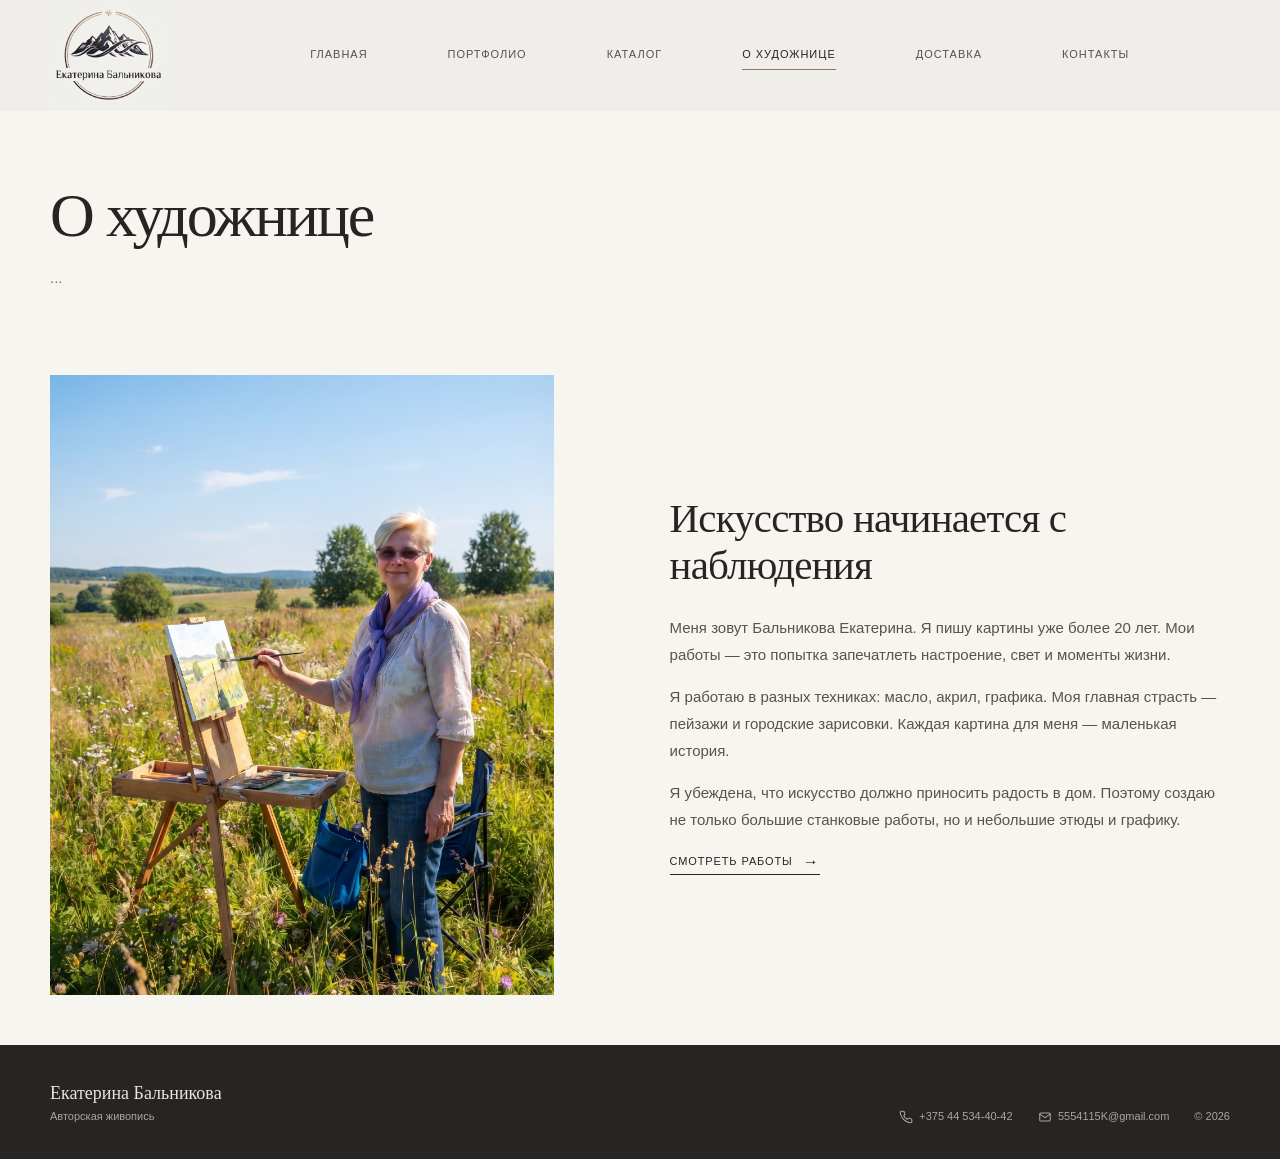
<file: about.html>
<!doctype html>
<html lang="ru">
  <head>
    <meta charset="UTF-8" />
    <meta name="viewport" content="width=device-width, initial-scale=1.0" />
    <title>О художнице | Екатерина Бальникова</title>
    <link rel="stylesheet" href="assets/css/style.css" />
  </head>
  <body>
    <header class="site-header">
      <div class="header-inner">
        <a class="brand" href="index.html">
          <img
            class="brand-logo"
            src="assets/img/Gemini_Generated.webp"
            alt="Екатерина Бальникова — художница"
            width="260"
            height="56"
          />
        </a>
        <button
          class="menu-toggle"
          type="button"
          aria-label="Открыть меню"
          aria-expanded="false"
        >
          <span></span><span></span>
        </button>
        <nav class="main-menu" id="main-menu">
          <a href="index.html">Главная</a
          ><a class="active" href="gallery.html">Портфолио</a
          ><a href="catalog.html">Каталог</a><a href="about.html">О художнице</a
          ><a href="delivery.html">Доставка</a
          ><a href="contacts.html">Контакты</a>
        </nav>
      </div>
    </header>

    <main>
      <section class="page-intro">
        <div class="container">
          <h1>О художнице</h1>
          <p class="intro-text">...</p>
        </div>
      </section>

      <section class="section about-page">
        <div class="container about-layout">
          <div class="about-photo reveal">
            <img src="assets/img/Katia/Katya.webp" alt="Фото художницы" />
          </div>
          <div class="about-copy reveal">
            <h2>Искусство начинается с наблюдения</h2>
            <p>
              Меня зовут Бальникова Екатерина. Я пишу картины уже более 20 лет.
              Мои работы — это попытка запечатлеть настроение, свет и моменты
              жизни.
            </p>
            <p>
              Я работаю в разных техниках: масло, акрил, графика. Моя главная
              страсть — пейзажи и городские зарисовки. Каждая картина для меня —
              маленькая история.
            </p>
            <p>
              Я убеждена, что искусство должно приносить радость в дом. Поэтому
              создаю не только большие станковые работы, но и небольшие этюды и
              графику.
            </p>
            <a class="text-link" href="catalog.html"
              >Смотреть работы <span>→</span></a
            >
          </div>
        </div>
      </section>
    </main>

    <footer class="site-footer">
      <div class="container footer-inner">
        <div>
          <div class="footer-name">Екатерина Бальникова</div>
          <div class="footer-note">Авторская живопись</div>
        </div>
        <div class="footer-contact">
          <a href="tel:+375445344042">
            <svg
              viewBox="0 0 24 24"
              width="14"
              height="14"
              fill="none"
              stroke="currentColor"
              stroke-width="1.8"
              stroke-linecap="round"
              stroke-linejoin="round"
              aria-hidden="true"
            >
              <path
                d="M22 16.92v3a2 2 0 0 1-2.18 2 19.79 19.79 0 0 1-8.63-3.07 19.5 19.5 0 0 1-6-6 19.79 19.79 0 0 1-3.07-8.67A2 2 0 0 1 4.11 2h3a2 2 0 0 1 2 1.72c.13.96.37 1.9.72 2.81a2 2 0 0 1-.45 2.11L8.09 9.91a16 16 0 0 0 6 6l1.27-1.27a2 2 0 0 1 2.11-.45c.91.35 1.85.59 2.81.72A2 2 0 0 1 22 16.92z"
              />
            </svg>
            +375 44 534-40-42
          </a>
          <a href="mailto:5554115K@gmail.com">
            <svg
              viewBox="0 0 24 24"
              width="14"
              height="14"
              fill="none"
              stroke="currentColor"
              stroke-width="1.8"
              stroke-linecap="round"
              stroke-linejoin="round"
              aria-hidden="true"
            >
              <rect x="3" y="5" width="18" height="14" rx="2" />
              <path d="M3 7l9 6 9-6" />
            </svg>
            5554115K@gmail.com
          </a>
          <span>© 2026</span>
        </div>
      </div>
    </footer>
    <script src="assets/js/script.js"></script>
  </body>
</html>
</file>
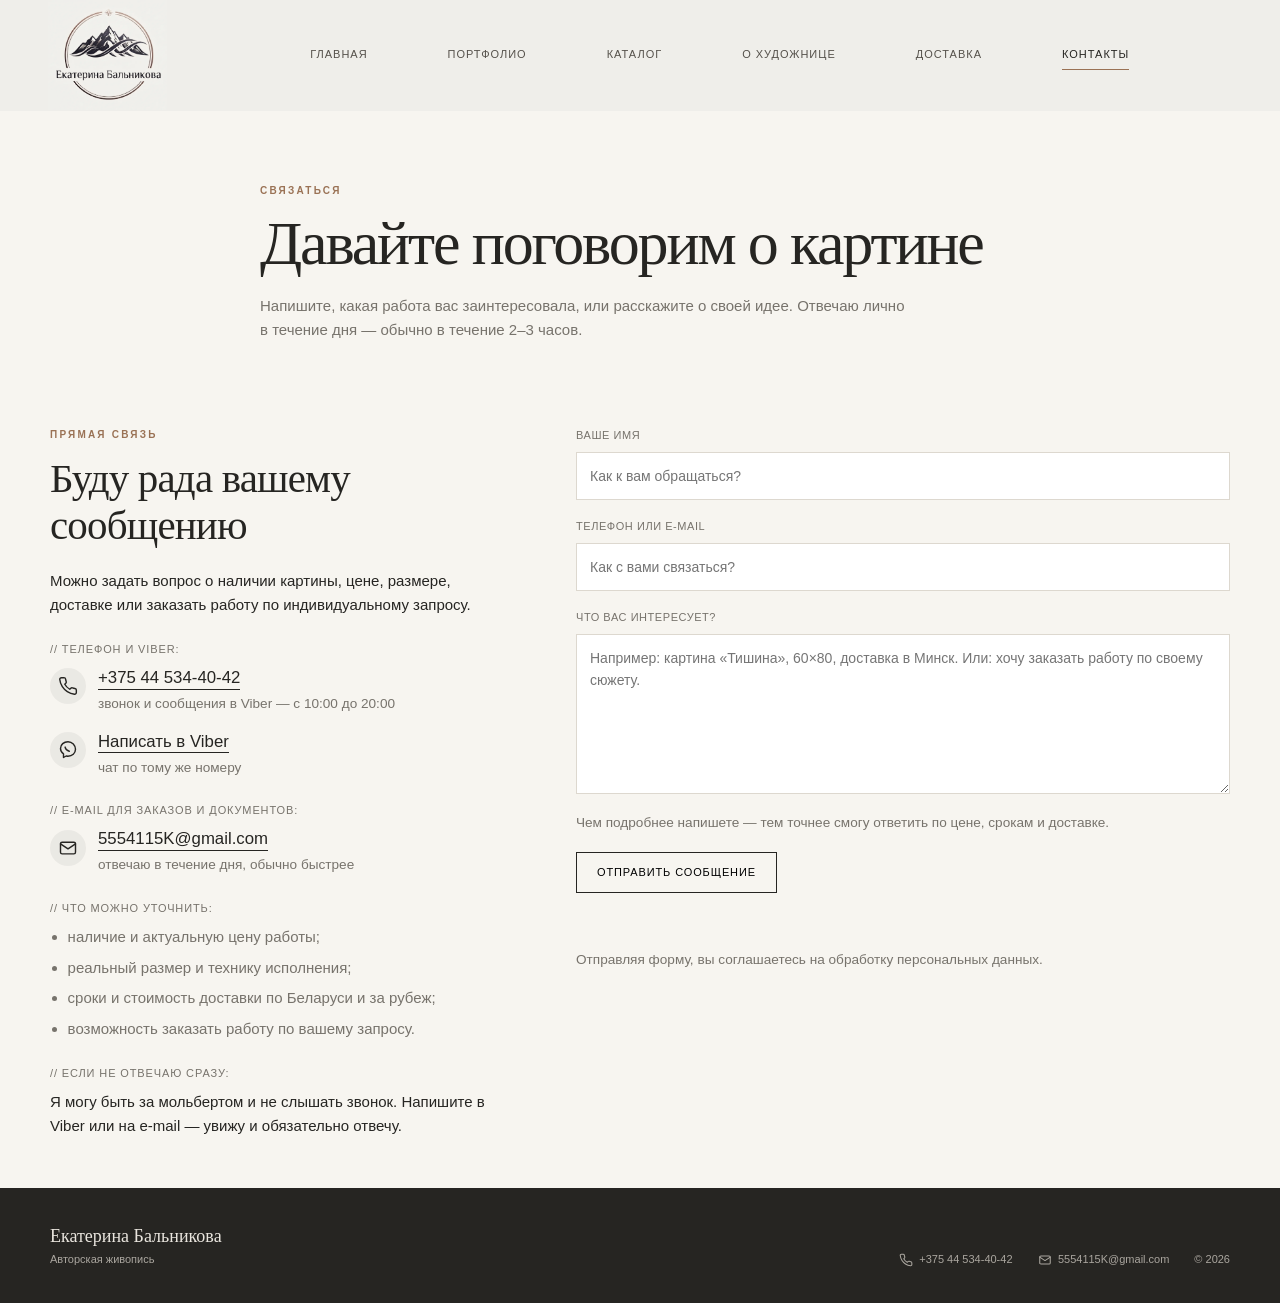
<file: contacts.html>
<!doctype html>
<html lang="ru">
  <head>
    <meta charset="UTF-8" />
    <meta name="viewport" content="width=device-width, initial-scale=1.0" />
    <title>Контакты | Екатерина Бальникова</title>
    <link rel="stylesheet" href="assets/css/style.css" />
  </head>
  <body>
    <header class="site-header">
      <div class="header-inner">
        <a class="brand" href="index.html">
          <img
            class="brand-logo"
            src="assets/img/Gemini_Generated.webp"
            alt="Екатерина Бальникова — художница"
            width="260"
            height="56"
          />
        </a>
        <button
          class="menu-toggle"
          type="button"
          aria-label="Открыть меню"
          aria-expanded="false"
        >
          <span></span><span></span>
        </button>
        <nav class="main-menu" id="main-menu">
          <a href="index.html">Главная</a
          ><a class="active" href="gallery.html">Портфолио</a
          ><a href="catalog.html">Каталог</a><a href="about.html">О художнице</a
          ><a href="delivery.html">Доставка</a
          ><a href="contacts.html">Контакты</a>
        </nav>
      </div>
    </header>

    <main>
      <section class="page-intro">
        <div class="container narrow">
          <p class="eyebrow">Связаться</p>
          <h1>Давайте поговорим о картине</h1>
          <p class="intro-text">
            Напишите, какая работа вас заинтересовала, или расскажите о своей
            идее. Отвечаю лично в течение дня — обычно в течение 2–3 часов.
          </p>
        </div>
      </section>

      <section class="section">
        <div class="container contact-layout">
          <div class="contact-details reveal">
            <p class="eyebrow">Прямая связь</p>
            <h2>Буду рада вашему сообщению</h2>
            <p>
              Можно задать вопрос о наличии картины, цене, размере, доставке или
              заказать работу по индивидуальному запросу.
            </p>

            <p class="contact-label">// Телефон и Viber:</p>

            <a class="contact-line" href="tel:+375445344042">
              <span class="contact-icon" aria-hidden="true">
                <svg
                  viewBox="0 0 24 24"
                  width="20"
                  height="20"
                  fill="none"
                  stroke="currentColor"
                  stroke-width="1.7"
                  stroke-linecap="round"
                  stroke-linejoin="round"
                >
                  <path
                    d="M22 16.92v3a2 2 0 0 1-2.18 2 19.79 19.79 0 0 1-8.63-3.07 19.5 19.5 0 0 1-6-6 19.79 19.79 0 0 1-3.07-8.67A2 2 0 0 1 4.11 2h3a2 2 0 0 1 2 1.72c.13.96.37 1.9.72 2.81a2 2 0 0 1-.45 2.11L8.09 9.91a16 16 0 0 0 6 6l1.27-1.27a2 2 0 0 1 2.11-.45c.91.35 1.85.59 2.81.72A2 2 0 0 1 22 16.92z"
                  />
                </svg>
              </span>
              <span class="contact-text">
                <span class="contact-value">+375 44 534-40-42</span>
                <span class="contact-hint"
                  >звонок и сообщения в Viber — с 10:00 до 20:00</span
                >
              </span>
            </a>

            <a class="contact-line" href="viber://chat?number=%2B375445344042">
              <span class="contact-icon" aria-hidden="true">
                <svg
                  viewBox="0 0 24 24"
                  width="20"
                  height="20"
                  fill="none"
                  stroke="currentColor"
                  stroke-width="1.7"
                  stroke-linecap="round"
                  stroke-linejoin="round"
                >
                  <path
                    d="M12 2C7 2 3 5.6 3 10.2c0 2.6 1.4 4.9 3.6 6.4V21l3.2-1.8c.7.1 1.4.2 2.2.2 5 0 9-3.6 9-8.2S17 2 12 2z"
                  />
                  <path d="M8.5 8.5c.6 2.6 2.4 4.4 5 5" />
                </svg>
              </span>
              <span class="contact-text">
                <span class="contact-value">Написать в Viber</span>
                <span class="contact-hint">чат по тому же номеру</span>
              </span>
            </a>

            <p class="contact-label">// E-mail для заказов и документов:</p>

            <a class="contact-line" href="mailto:5554115K@gmail.com">
              <span class="contact-icon" aria-hidden="true">
                <svg
                  viewBox="0 0 24 24"
                  width="20"
                  height="20"
                  fill="none"
                  stroke="currentColor"
                  stroke-width="1.7"
                  stroke-linecap="round"
                  stroke-linejoin="round"
                >
                  <rect x="3" y="5" width="18" height="14" rx="2" />
                  <path d="M3 7l9 6 9-6" />
                </svg>
              </span>
              <span class="contact-text">
                <span class="contact-value">5554115K@gmail.com</span>
                <span class="contact-hint"
                  >отвечаю в течение дня, обычно быстрее</span
                >
              </span>
            </a>

            <p class="contact-label">// Что можно уточнить:</p>
            <ul class="contact-list">
              <li>наличие и актуальную цену работы;</li>
              <li>реальный размер и технику исполнения;</li>
              <li>сроки и стоимость доставки по Беларуси и за рубеж;</li>
              <li>возможность заказать работу по вашему запросу.</li>
            </ul>

            <p class="contact-label">// Если не отвечаю сразу:</p>
            <p>
              Я могу быть за мольбертом и не слышать звонок. Напишите в Viber
              или на e-mail — увижу и обязательно отвечу.
            </p>
          </div>

          <form class="contact-form reveal" id="contact-form">
            <label>
              Ваше имя
              <input
                type="text"
                name="name"
                autocomplete="name"
                placeholder="Как к вам обращаться?"
                required
              />
            </label>

            <label>
              Телефон или e-mail
              <input
                type="text"
                name="contact"
                autocomplete="tel email"
                placeholder="Как с вами связаться?"
                required
              />
            </label>

            <label>
              Что вас интересует?
              <textarea
                name="message"
                rows="6"
                placeholder="Например: картина «Тишина», 60×80, доставка в Минск. Или: хочу заказать работу по своему сюжету."
                required
              ></textarea>
            </label>

            <p class="form-hint">
              Чем подробнее напишете — тем точнее смогу ответить по цене, срокам
              и доставке.
            </p>

            <button class="outline-link form-submit" type="submit">
              Отправить сообщение
            </button>

            <p class="form-note" id="form-note" aria-live="polite"></p>
            <p class="form-privacy">
              Отправляя форму, вы соглашаетесь на обработку персональных данных.
            </p>
          </form>
        </div>
      </section>
    </main>

    <footer class="site-footer">
      <div class="container footer-inner">
        <div>
          <div class="footer-name">Екатерина Бальникова</div>
          <div class="footer-note">Авторская живопись</div>
        </div>
        <div class="footer-contact">
          <a href="tel:+375445344042">
            <svg
              viewBox="0 0 24 24"
              width="14"
              height="14"
              fill="none"
              stroke="currentColor"
              stroke-width="1.8"
              stroke-linecap="round"
              stroke-linejoin="round"
              aria-hidden="true"
            >
              <path
                d="M22 16.92v3a2 2 0 0 1-2.18 2 19.79 19.79 0 0 1-8.63-3.07 19.5 19.5 0 0 1-6-6 19.79 19.79 0 0 1-3.07-8.67A2 2 0 0 1 4.11 2h3a2 2 0 0 1 2 1.72c.13.96.37 1.9.72 2.81a2 2 0 0 1-.45 2.11L8.09 9.91a16 16 0 0 0 6 6l1.27-1.27a2 2 0 0 1 2.11-.45c.91.35 1.85.59 2.81.72A2 2 0 0 1 22 16.92z"
              />
            </svg>
            +375 44 534-40-42
          </a>
          <a href="mailto:5554115K@gmail.com">
            <svg
              viewBox="0 0 24 24"
              width="14"
              height="14"
              fill="none"
              stroke="currentColor"
              stroke-width="1.8"
              stroke-linecap="round"
              stroke-linejoin="round"
              aria-hidden="true"
            >
              <rect x="3" y="5" width="18" height="14" rx="2" />
              <path d="M3 7l9 6 9-6" />
            </svg>
            5554115K@gmail.com
          </a>
          <span>© 2026</span>
        </div>
      </div>
    </footer>
    <script src="assets/js/script.js"></script>
  </body>
</html>
</file>
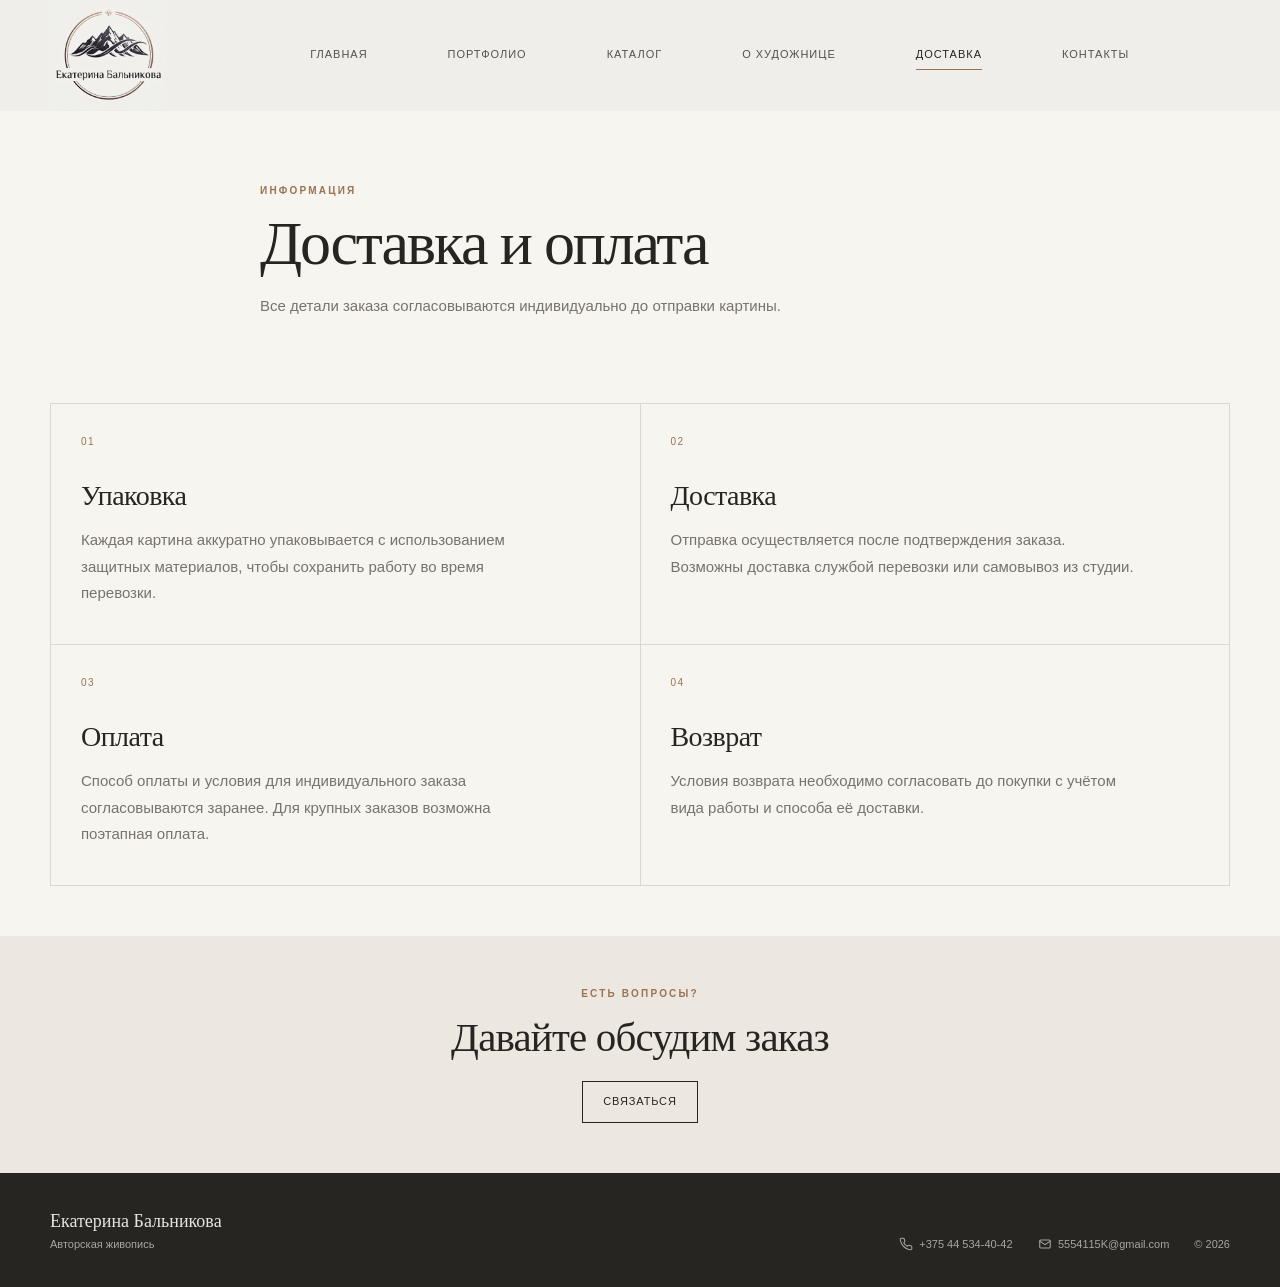
<file: delivery.html>
<!doctype html>
<html lang="ru">
  <head>
    <meta charset="UTF-8" />
    <meta name="viewport" content="width=device-width, initial-scale=1.0" />
    <title>Доставка | Екатерина Бальникова</title>
    <link rel="stylesheet" href="assets/css/style.css" />
  </head>
  <body>
    <header class="site-header">
      <div class="header-inner">
        <a class="brand" href="index.html">
          <img
            class="brand-logo"
            src="assets/img/Gemini_Generated.webp"
            alt="Екатерина Бальникова — художница"
            width="260"
            height="56"
          />
        </a>
        <button
          class="menu-toggle"
          type="button"
          aria-label="Открыть меню"
          aria-expanded="false"
        >
          <span></span><span></span>
        </button>
        <nav class="main-menu" id="main-menu">
          <a href="index.html">Главная</a
          ><a class="active" href="gallery.html">Портфолио</a
          ><a href="catalog.html">Каталог</a><a href="about.html">О художнице</a
          ><a href="delivery.html">Доставка</a
          ><a href="contacts.html">Контакты</a>
        </nav>
      </div>
    </header>

    <main>
      <section class="page-intro">
        <div class="container narrow">
          <p class="eyebrow">Информация</p>
          <h1>Доставка и оплата</h1>
          <p class="intro-text">
            Все детали заказа согласовываются индивидуально до отправки картины.
          </p>
        </div>
      </section>

      <section class="section">
        <div class="container info-grid">
          <article class="info-card reveal">
            <span class="info-number">01</span>
            <h2>Упаковка</h2>
            <p>
              Каждая картина аккуратно упаковывается с использованием защитных
              материалов, чтобы сохранить работу во время перевозки.
            </p>
          </article>
          <article class="info-card reveal">
            <span class="info-number">02</span>
            <h2>Доставка</h2>
            <p>
              Отправка осуществляется после подтверждения заказа. Возможны
              доставка службой перевозки или самовывоз из студии.
            </p>
          </article>
          <article class="info-card reveal">
            <span class="info-number">03</span>
            <h2>Оплата</h2>
            <p>
              Способ оплаты и условия для индивидуального заказа согласовываются
              заранее. Для крупных заказов возможна поэтапная оплата.
            </p>
          </article>
          <article class="info-card reveal">
            <span class="info-number">04</span>
            <h2>Возврат</h2>
            <p>
              Условия возврата необходимо согласовать до покупки с учётом вида
              работы и способа её доставки.
            </p>
          </article>
        </div>
      </section>

      <section class="section soft-section contact-section">
        <div class="container narrow">
          <p class="eyebrow">Есть вопросы?</p>
          <h2>Давайте обсудим заказ</h2>
          <a class="outline-link" href="contacts.html">Связаться</a>
        </div>
      </section>
    </main>

    <footer class="site-footer">
      <div class="container footer-inner">
        <div>
          <div class="footer-name">Екатерина Бальникова</div>
          <div class="footer-note">Авторская живопись</div>
        </div>
        <div class="footer-contact">
          <a href="tel:+375445344042">
            <svg
              viewBox="0 0 24 24"
              width="14"
              height="14"
              fill="none"
              stroke="currentColor"
              stroke-width="1.8"
              stroke-linecap="round"
              stroke-linejoin="round"
              aria-hidden="true"
            >
              <path
                d="M22 16.92v3a2 2 0 0 1-2.18 2 19.79 19.79 0 0 1-8.63-3.07 19.5 19.5 0 0 1-6-6 19.79 19.79 0 0 1-3.07-8.67A2 2 0 0 1 4.11 2h3a2 2 0 0 1 2 1.72c.13.96.37 1.9.72 2.81a2 2 0 0 1-.45 2.11L8.09 9.91a16 16 0 0 0 6 6l1.27-1.27a2 2 0 0 1 2.11-.45c.91.35 1.85.59 2.81.72A2 2 0 0 1 22 16.92z"
              />
            </svg>
            +375 44 534-40-42
          </a>
          <a href="mailto:5554115K@gmail.com">
            <svg
              viewBox="0 0 24 24"
              width="14"
              height="14"
              fill="none"
              stroke="currentColor"
              stroke-width="1.8"
              stroke-linecap="round"
              stroke-linejoin="round"
              aria-hidden="true"
            >
              <rect x="3" y="5" width="18" height="14" rx="2" />
              <path d="M3 7l9 6 9-6" />
            </svg>
            5554115K@gmail.com
          </a>
          <span>© 2026</span>
        </div>
      </div>
    </footer>
    <script src="assets/js/script.js"></script>
  </body>
</html>
</file>
<file: assets/css/style.css>
/* =========================================================
   САЙТ ХУДОЖНИЦЫ — ЕДИНЫЙ АДАПТИВНЫЙ СТИЛЬ
========================================================= */

:root {
  --paper: #f7f5f0;
  --soft: #ece8e0;
  --white: #fff;
  --ink: #262522;
  --muted: #77736c;
  --line: #ddd8cf;
  --accent: #9a7255;
  --max: 1180px;
  --serif: Georgia, "Times New Roman", serif;
  --sans: Arial, Helvetica, sans-serif;

  --header-bg: #efeeea;

  --hover-phone: #1a3a8f;
  --hover-viber: #665cac;
  --hover-mail: #b4552f;
}

*,
*::before,
*::after {
  margin: 0;
  padding: 0;
  box-sizing: border-box;
}

html {
  scroll-behavior: smooth;
}

body {
  background: var(--paper);
  color: var(--ink);
  font-family: var(--sans);
  line-height: 1.6;
  font-size: 15px;
  overflow-x: hidden;
}

body.no-scroll {
  overflow: hidden;
}

img {
  display: block;
  max-width: 100%;
}

a {
  color: inherit;
  text-decoration: none;
}

button,
input,
textarea {
  font: inherit;
}

.container {
  width: min(calc(100% - 48px), var(--max));
  margin: 0 auto;
}

.narrow {
  max-width: 760px;
}

/* ===== Header ===== */
.site-header {
  position: sticky;
  top: 0;
  z-index: 100;
  background: var(--header-bg);
  border-bottom: 1px solid transparent;
  transition: 0.25s ease;
}

.site-header.scrolled {
  background: var(--header-bg);
  border-color: var(--line);
  box-shadow: 0 1px 12px rgba(0, 0, 0, 0.04);
}

.header-inner {
  min-height: 110px;
  display: flex;
  align-items: center;
  gap: 40px;
  padding: 0 48px;
}

.brand {
  display: inline-flex;
  align-items: center;
  flex-shrink: 0;
  line-height: 0;
}

.brand-logo {
  display: block;
  height: 110px;
  width: auto;
  max-width: none;
  object-fit: contain;
}

.main-menu {
  display: flex;
  align-items: center;
  gap: 80px;
  margin: 0 auto;
}

.main-menu a {
  position: relative;
  padding: 6px 0;
  color: #55514b;
  font-size: 11px;
  letter-spacing: 0.09em;
  text-transform: uppercase;
  white-space: nowrap;
}

.main-menu a::after {
  content: "";
  position: absolute;
  left: 0;
  right: 100%;
  bottom: 0;
  height: 1px;
  background: var(--accent);
  transition: right 0.25s ease;
}

.main-menu a:hover::after,
.main-menu a.active::after {
  right: 0;
}

.main-menu a:hover,
.main-menu a.active {
  color: var(--ink);
}

.menu-toggle {
  display: none;
  border: 0;
  background: none;
  cursor: pointer;
  width: 38px;
  height: 38px;
  padding: 8px 3px;
}

.menu-toggle span {
  display: block;
  width: 27px;
  height: 1px;
  background: var(--ink);
  margin: 7px 0;
  transition:
    transform 0.3s ease,
    opacity 0.3s ease;
}

.menu-toggle.is-active span:nth-child(1) {
  transform: translateY(8px) rotate(45deg);
}
.menu-toggle.is-active span:nth-child(2) {
  opacity: 0;
}
.menu-toggle.is-active span:nth-child(3) {
  transform: translateY(-8px) rotate(-45deg);
}

/* Typography & Layout */
.section {
  padding: 50px 0;
}

.eyebrow {
  margin-bottom: 12px;
  color: var(--accent);
  font-size: 10px;
  font-weight: 700;
  letter-spacing: 0.22em;
  text-transform: uppercase;
}

h1,
h2,
h3 {
  font-weight: 400;
}

h1,
h2 {
  font-family: var(--serif);
}

h1 {
  font-size: clamp(36px, 5vw, 62px);
  line-height: 1.05;
  letter-spacing: -0.035em;
}

h2 {
  font-size: clamp(28px, 3.2vw, 42px);
  line-height: 1.15;
  letter-spacing: -0.02em;
}

.text-link {
  display: inline-flex;
  align-items: center;
  gap: 10px;
  padding-bottom: 4px;
  border-bottom: 1px solid var(--ink);
  font-size: 11px;
  letter-spacing: 0.08em;
  text-transform: uppercase;
  transition: 0.2s ease;
}

.text-link span {
  font-size: 16px;
  line-height: 1;
}

.text-link:hover {
  color: var(--accent);
  border-color: var(--accent);
  gap: 14px;
}

.text-link.light {
  color: #fff;
  border-color: #fff;
}

.text-link.light:hover {
  color: #fff;
  border-color: #e5d4c5;
}

.outline-link {
  display: inline-block;
  padding: 11px 20px;
  border: 1px solid var(--ink);
  background: transparent;
  font-size: 11px;
  letter-spacing: 0.08em;
  text-transform: uppercase;
  transition: 0.2s ease;
}

.outline-link:hover {
  background: var(--ink);
  color: var(--paper);
}

/* ===== Hero: полноэкранный слайдер ===== */
.hero-full {
  position: relative;
  height: min(88vh, 600px);
  min-height: 560px;
  overflow: hidden;
  background: #ece8e0;
}

.hero-slider {
  position: absolute;
  inset: 0;
}

.hero-slide {
  position: absolute;
  inset: 0;
  opacity: 0;
  transition: opacity 1.2s ease;
}

.hero-slide.is-active {
  opacity: 1;
}

.hero-slide img {
  width: 100%;
  height: 100%;
  object-fit: cover;
  object-position: center;
}

.hero-overlay {
  position: relative;
  z-index: 2;
  height: 100%;
  display: flex;
  flex-direction: column;
  justify-content: flex-end;
  align-items: flex-start;
  padding: 60px 64px;
  background: linear-gradient(
    180deg,
    rgba(20, 18, 15, 0.15) 0%,
    rgba(20, 18, 15, 0.55) 100%
  );
  color: #fff;
}

.hero-overlay .eyebrow {
  color: #e5d4c5;
}

.hero-overlay h1 {
  max-width: 720px;
  margin-bottom: 26px;
  font-family: var(--serif);
  font-size: clamp(40px, 5vw, 68px);
  line-height: 1.05;
  letter-spacing: -0.03em;
  color: #fff;
}

.hero-overlay .text-link.light {
  color: #fff;
  border-color: #fff;
}

.hero-overlay .text-link.light:hover {
  color: #fff;
  border-color: #e5d4c5;
}

/* Page Intro & Grids */
.page-intro {
  padding: 72px 0 35px;
}

.intro-text {
  max-width: 650px;
  margin-top: 18px;
  color: var(--muted);
}

.section-heading {
  display: flex;
  align-items: flex-end;
  justify-content: space-between;
  margin-bottom: 42px;
}

.art-grid,
.catalog-grid {
  display: grid;
  grid-template-columns: repeat(3, 1fr);
  gap: 34px;
}

.art-item,
.gallery-item,
.catalog-item {
  min-width: 0;
}

.art-image-button {
  position: relative;
  display: block;
  width: 100%;
  border: 0;
  padding: 0;
  background: none;
  cursor: zoom-in;
  overflow: hidden;
}

.art-image-button img {
  width: 100%;
  height: 390px;
  object-fit: cover;
  transition: transform 0.6s cubic-bezier(0.2, 0.65, 0.25, 1);
}

.art-image-button:hover img {
  transform: scale(1.025);
}

.view-label {
  position: absolute;
  right: 14px;
  bottom: 14px;
  padding: 6px 9px;
  background: rgba(255, 255, 255, 0.9);
  font-size: 9px;
  letter-spacing: 0.1em;
  text-transform: uppercase;
  opacity: 0;
  transform: translateY(5px);
  transition: 0.25s ease;
}

.art-image-button:hover .view-label,
.art-image-button:focus-visible .view-label {
  opacity: 1;
  transform: none;
}

.art-info,
.catalog-info {
  padding: 14px 2px 0;
}

.art-info h2,
.art-info h3,
.catalog-info h2 {
  font-family: var(--serif);
  font-size: 18px;
  line-height: 1.2;
}

.art-info p,
.catalog-info p {
  margin-top: 4px;
  color: var(--muted);
  font-size: 12px;
}

.mobile-link {
  display: none;
}

/* Gallery Specific */
.gallery-grid {
  display: grid;
  grid-template-columns: repeat(2, 1fr);
  gap: 56px 34px;
}

.gallery-item:nth-child(3) {
  grid-column: 1 / -1;
  max-width: 560px;
}

.gallery-item .art-image-button img {
  height: 500px;
  background: #eeeae2;
}

/* Catalog Specific */
.catalog-info p {
  margin: 5px 0 12px;
}

.catalog-info strong {
  display: block;
  margin-bottom: 16px;
  font-family: var(--serif);
  font-size: 21px;
  font-weight: 400;
}

/* About Section */
.about-section {
  background: var(--soft);
}

.about-layout {
  display: grid;
  grid-template-columns: minmax(280px, 0.9fr) minmax(320px, 1fr);
  gap: clamp(50px, 9vw, 120px);
  align-items: center;
}

.about-photo img {
  width: 100%;
  max-height: 620px;
  object-fit: cover;
}

.about-copy h2 {
  margin-bottom: 25px;
}

.about-copy p:not(.eyebrow) {
  margin-bottom: 15px;
  color: #57534d;
  line-height: 1.8;
}

/* Info & Delivery Grid */
.info-grid {
  display: grid;
  grid-template-columns: repeat(2, 1fr);
  gap: 1px;
  background: var(--line);
  border: 1px solid var(--line);
}

.info-card {
  min-height: 240px;
  padding: 30px;
  background: var(--paper);
}

.info-number {
  display: block;
  margin-bottom: 30px;
  color: var(--accent);
  font-size: 10px;
  letter-spacing: 0.15em;
}

.info-card h2 {
  margin-bottom: 15px;
  font-size: 28px;
}

.info-card p {
  max-width: 470px;
  color: var(--muted);
  line-height: 1.75;
}

.soft-section {
  background: var(--soft);
}

/* Contacts Layout */
.contact-section {
  text-align: center;
}

.contact-layout {
  display: grid;
  grid-template-columns: 0.8fr 1.2fr;
  gap: 90px;
  align-items: start;
  text-align: left;
}

.contact-details h2 {
  margin-bottom: 20px;
}

.contact-label {
  margin: 1.5rem 0 0.5rem;
  color: var(--muted);
  font-size: 11px;
  letter-spacing: 0.08em;
  text-transform: uppercase;
}

.contact-line {
  display: flex;
  align-items: flex-start;
  gap: 0.75rem;
  margin: 0 0 1rem;
  color: inherit;
  text-decoration: none;
  transition:
    color 0.2s ease,
    transform 0.2s ease;
}

.contact-line:hover {
  transform: translateX(3px);
}

.contact-icon {
  flex: 0 0 auto;
  display: inline-flex;
  align-items: center;
  justify-content: center;
  width: 2.25rem;
  height: 2.25rem;
  border-radius: 50%;
  background: rgba(0, 0, 0, 0.05);
  margin-top: 0.1rem;
}

.contact-text {
  display: flex;
  flex-direction: column;
}

.contact-value {
  font-size: 1.05rem;
  line-height: 1.3;
  border-bottom: 1px solid currentColor;
  align-self: flex-start;
}

.contact-hint {
  margin-top: 0.2rem;
  font-size: 0.85rem;
  color: var(--muted);
}

.contact-line[href^="tel:"]:hover {
  color: var(--hover-phone);
}
.contact-line[href^="tel:"]:hover .contact-icon {
  background: var(--hover-phone);
  color: #fff;
}

.contact-line[href^="viber:"]:hover {
  color: var(--hover-viber);
}
.contact-line[href^="viber:"]:hover .contact-icon {
  background: var(--hover-viber);
  color: #fff;
}

.contact-line[href^="mailto:"]:hover {
  color: var(--hover-mail);
}
.contact-line[href^="mailto:"]:hover .contact-icon {
  background: var(--hover-mail);
  color: #fff;
}

.contact-list {
  margin: 0.25rem 0 1.25rem;
  padding-left: 1.1rem;
  color: var(--muted);
}

.contact-list li {
  margin-bottom: 0.4rem;
}

.contact-form {
  display: flex;
  flex-direction: column;
  gap: 18px;
}

.contact-form label {
  display: flex;
  flex-direction: column;
  gap: 7px;
  color: var(--muted);
  font-size: 11px;
  letter-spacing: 0.05em;
  text-transform: uppercase;
}

.contact-form input,
.contact-form textarea {
  width: 100%;
  border: 1px solid var(--line);
  outline: none;
  padding: 12px 13px;
  background: #fff;
  color: var(--ink);
  font-size: 14px;
  text-transform: none;
}

.contact-form input:focus,
.contact-form textarea:focus {
  border-color: var(--accent);
}

.form-submit {
  align-self: flex-start;
  cursor: pointer;
}

/* Отступ у кнопки «Связаться» в блоке "Есть вопросы?" */
.contact-section .outline-link {
  margin-top: 20px;
}

.form-note {
  min-height: 20px;
  color: var(--accent);
  font-size: 12px;
}

.form-hint,
.form-privacy {
  font-size: 0.85rem;
  color: var(--muted);
}

/* Footer */
.site-footer {
  padding: 34px 0;
  background: #262522;
  color: #e9e5de;
}

.footer-inner {
  display: flex;
  justify-content: space-between;
  align-items: flex-end;
  gap: 30px;
}

.footer-name {
  font-family: var(--serif);
  font-size: 18px;
}

.footer-note,
.footer-contact {
  color: #aaa69f;
  font-size: 11px;
}

.footer-contact {
  display: flex;
  gap: 25px;
  align-items: center;
}

.footer-contact a {
  display: inline-flex;
  align-items: center;
  gap: 0.4rem;
  transition: color 0.2s ease;
}

.footer-contact a:hover {
  color: #fff;
}

/* Lightbox */
.lightbox {
  position: fixed;
  inset: 0;
  z-index: 1000;
  display: flex;
  align-items: center;
  justify-content: center;
  padding: 35px;
  background: rgba(24, 23, 21, 0.96);
  opacity: 0;
  visibility: hidden;
  transition: 0.3s ease;
}

.lightbox.open {
  opacity: 1;
  visibility: visible;
}

.lightbox-content {
  max-width: min(1100px, 92vw);
  max-height: 92vh;
  display: flex;
  flex-direction: column;
  align-items: center;
}

.lightbox-content img {
  max-width: 100%;
  max-height: 82vh;
  width: auto;
  height: auto;
  object-fit: contain;
}

.lightbox-caption {
  display: flex;
  align-items: center;
  gap: 18px;
  margin-top: 12px;
  color: #eee;
  font-size: 12px;
}

.lightbox-caption span {
  color: #aaa;
}

.lightbox-close {
  position: absolute;
  top: 16px;
  right: 22px;
  width: 42px;
  height: 42px;
  border: 0;
  background: transparent;
  color: #fff;
  font-size: 34px;
  cursor: pointer;
}

/* Reveal Animation */
.reveal {
  opacity: 0;
  transform: translateY(16px);
  transition:
    opacity 0.6s ease,
    transform 0.6s ease;
}

.reveal.visible {
  opacity: 1;
  transform: none;
}

/* =========================================================
   АДАПТИВНОСТЬ
========================================================= */

@media (max-width: 900px) {
  .header-inner {
    min-height: 96px;
    padding: 0 32px;
  }
  .brand-logo {
    height: 64px;
  }
  .main-menu {
    gap: 18px;
  }

  .hero-full {
    height: 78vh;
    min-height: 520px;
  }
  .hero-overlay {
    padding: 40px 32px;
  }
  .hero-overlay h1 {
    font-size: clamp(34px, 5.4vw, 54px);
  }
}

@media (max-width: 700px) {
  .container {
    width: min(calc(100% - 32px), var(--max));
  }
  .header-inner {
    min-height: 80px;
    padding: 0 16px;
  }
  .brand-logo {
    height: 44px;
  }

  .menu-toggle {
    display: block;
    z-index: 102;
  }
  .main-menu {
    position: fixed;
    inset: 80px 0 0;
    z-index: 101;
    padding: 32px 24px;
    background: var(--header-bg);
    border-top: 1px solid var(--line);
    flex-direction: column;
    align-items: flex-start;
    gap: 20px;
    margin-left: 0;
    transform: translateX(100%);
    transition: transform 0.3s ease;
  }
  .main-menu.open {
    transform: translateX(0);
  }
  .main-menu a {
    font-size: 14px;
  }

  .hero-full {
    height: 70vh;
    min-height: 460px;
  }
  .hero-overlay {
    padding: 32px 20px;
  }
  .hero-overlay h1 {
    font-size: clamp(28px, 8vw, 44px);
  }

  .art-grid,
  .catalog-grid,
  .gallery-grid {
    grid-template-columns: 1fr;
    gap: 40px;
  }
  .gallery-item:nth-child(3) {
    grid-column: auto;
    max-width: none;
  }
  .desktop-link {
    display: none;
  }
  .mobile-link {
    display: inline-flex;
    margin-top: 34px;
  }

  .about-layout,
  .contact-layout {
    grid-template-columns: 1fr;
    gap: 40px;
  }
  .about-photo img {
    max-height: 500px;
  }

  .info-grid {
    grid-template-columns: 1fr;
  }
  .info-card {
    min-height: auto;
    padding: 26px;
  }

  .footer-inner {
    flex-direction: column;
    align-items: flex-start;
  }
  .footer-contact {
    flex-direction: column;
    gap: 8px;
    align-items: flex-start;
  }

  .lightbox {
    padding: 18px;
  }
  .lightbox-content img {
    max-height: 78vh;
  }
  .lightbox-caption {
    flex-direction: column;
    gap: 2px;
  }
  .form-submit {
    align-self: stretch;
    text-align: center;
  }
}
</file>
